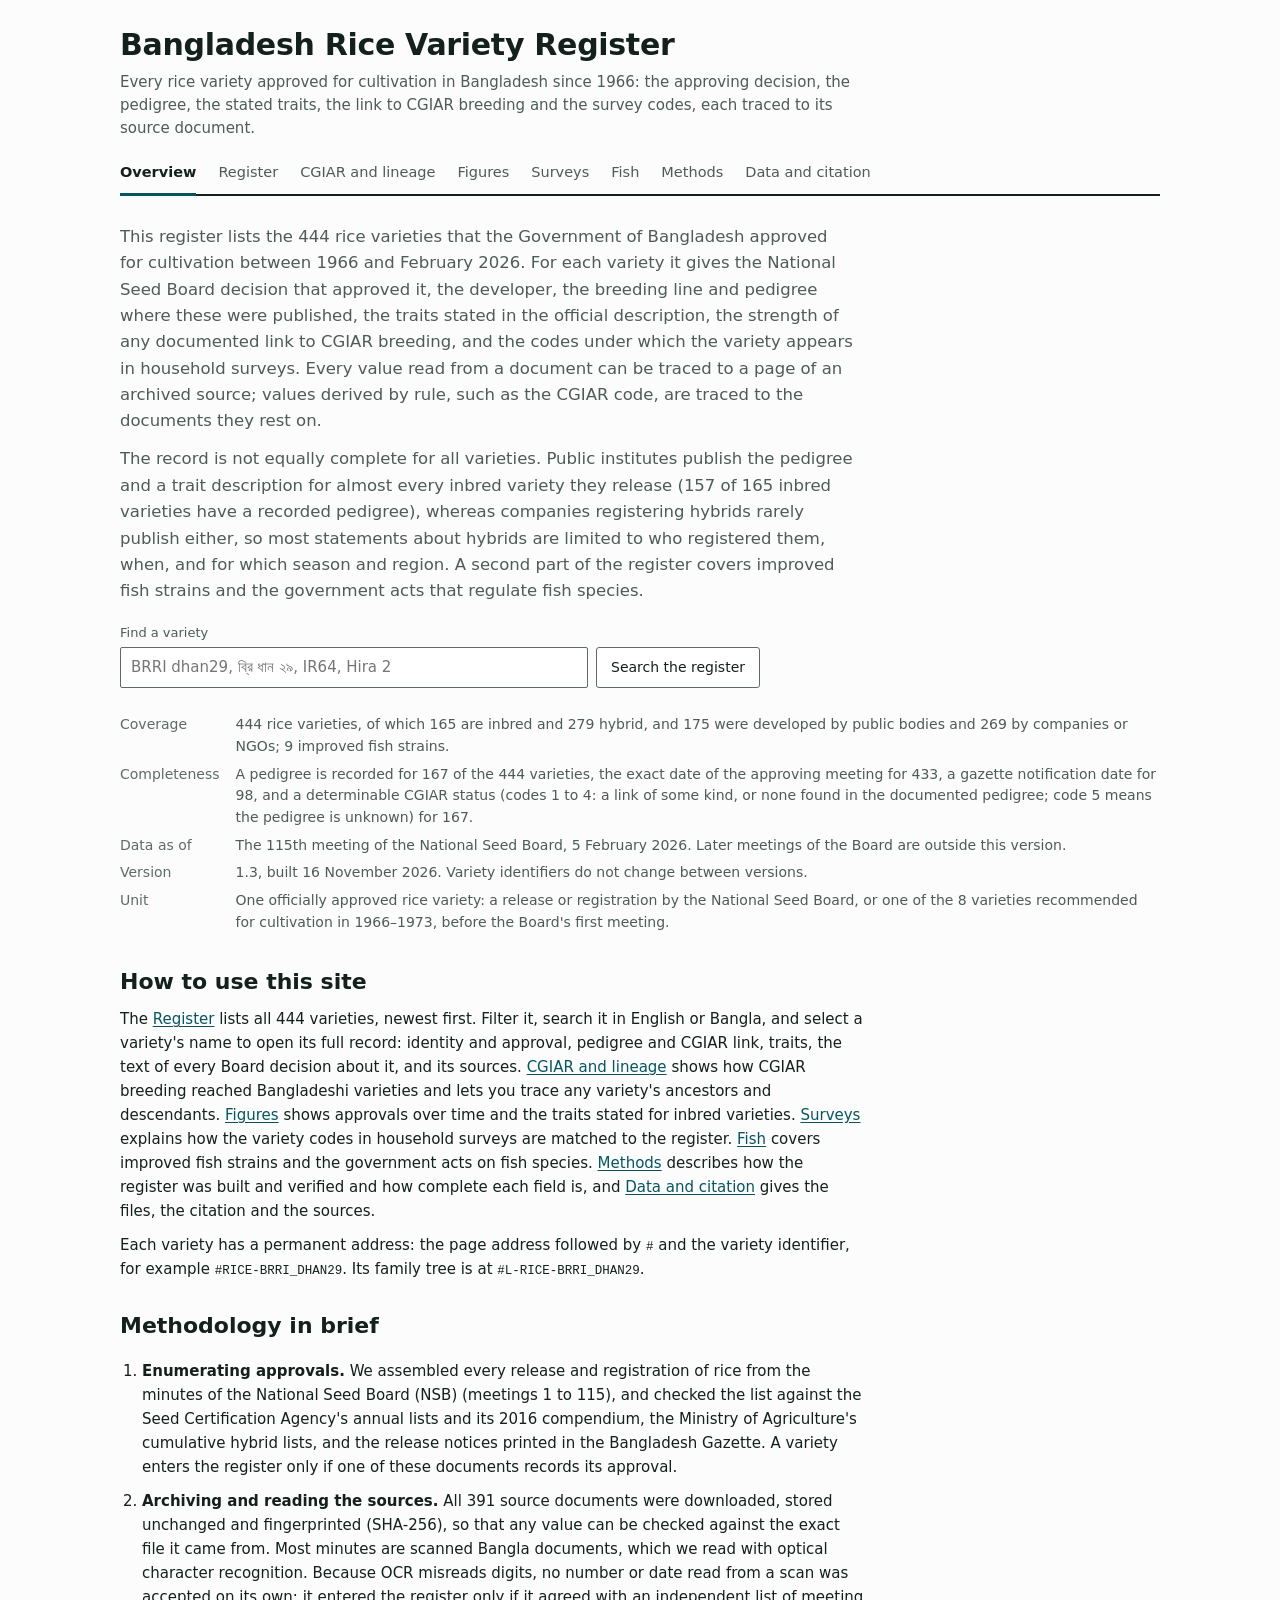
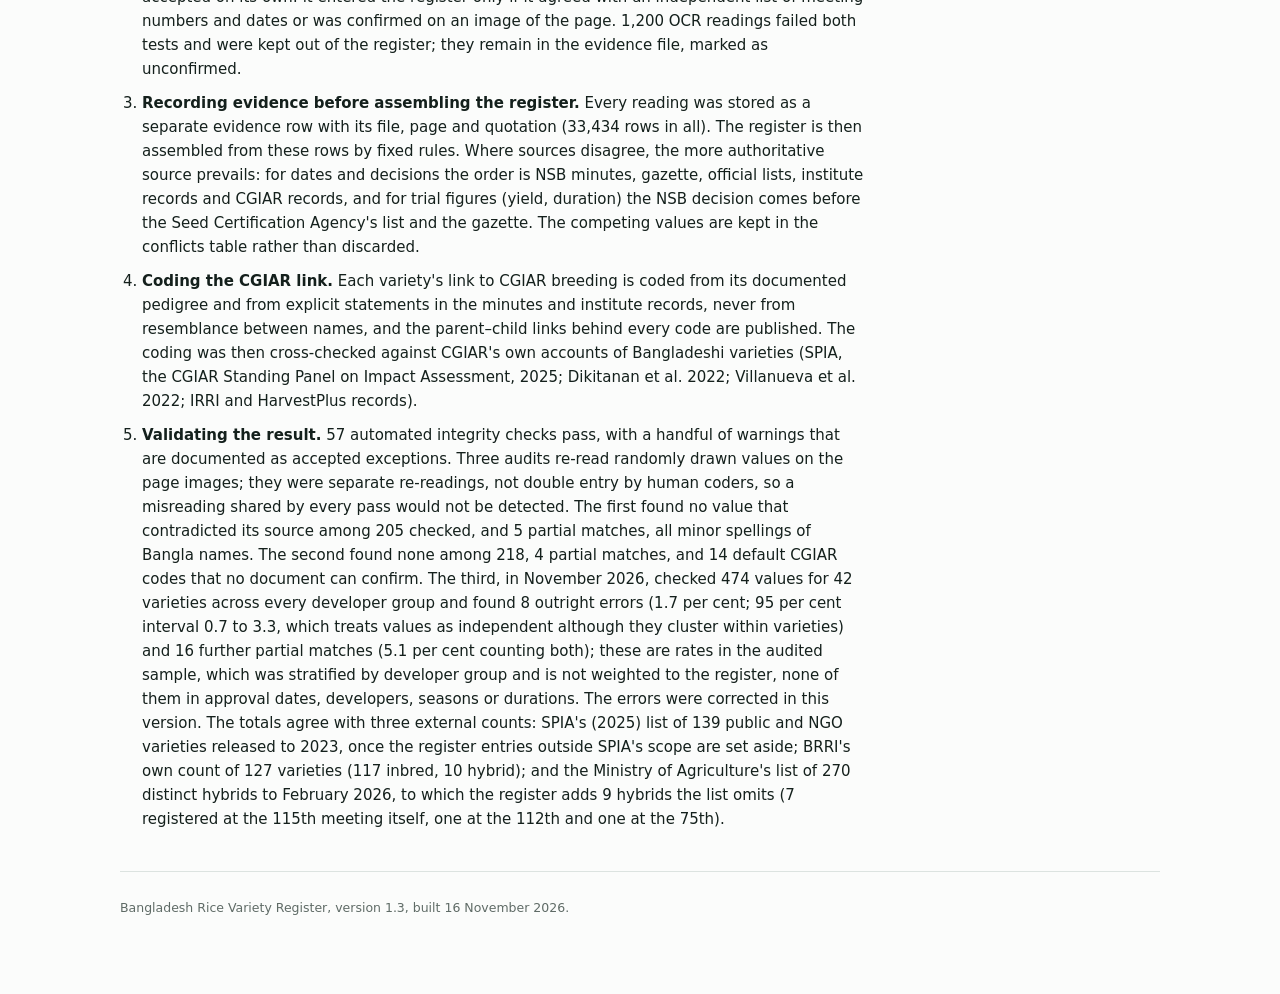
<file: index.html>
<!doctype html>
<html lang="en">
<head>
<meta charset="utf-8">
<meta name="viewport" content="width=device-width, initial-scale=1, viewport-fit=cover">
<title>Bangladesh Rice Variety Register</title>
<meta name="description" content="Every rice variety approved for cultivation in Bangladesh since 1966, with the National Seed Board decision, pedigree, stated traits, link to CGIAR breeding and survey codes, each traced to its source document.">
<link rel="stylesheet" href="assets/style.css">
</head>
<body>
<a class="skip" href="#main">Skip to content</a>
<div class="wrap">
<header class="mast">
  <h1 data-text="title" data-inline></h1>
  <p class="tagline" data-text="tagline" data-inline></p>
</header>
<nav class="views" aria-label="Views">
  <a href="#overview" data-view="overview">Overview</a>
  <a href="#register" data-view="register">Register</a>
  <a href="#cgiar" data-view="cgiar">CGIAR and lineage</a>
  <a href="#figures" data-view="figures">Figures</a>
  <a href="#surveys" data-view="surveys">Surveys</a>
  <a href="#fish" data-view="fish">Fish</a>
  <a href="#methods" data-view="methods">Methods</a>
  <a href="#data" data-view="data">Data and citation</a>
</nav>

<main id="main" tabindex="-1">
<section id="overview" data-view="overview">
  <div class="lede" data-text="lede"></div>
  <form id="ovq" role="search" class="ovq">
    <label for="ovqi">Find a variety</label>
    <div class="ovqrow"><input id="ovqi" type="search" placeholder="BRRI dhan29, ব্রি ধান ২৯, IR64, Hira 2"><button type="submit">Search the register</button></div>
  </form>
  <dl class="dsmeta">
    <dt>Coverage</dt><dd data-text="meta-coverage" data-inline></dd>
    <dt>Completeness</dt><dd data-text="meta-completeness" data-inline></dd>
    <dt>Data as of</dt><dd data-text="meta-asof" data-inline></dd>
    <dt>Version</dt><dd data-text="meta-version" data-inline></dd>
    <dt>Unit</dt><dd data-text="meta-unit" data-inline></dd>
  </dl>
  <h2 data-text="guide-title" data-inline></h2>
  <div class="prose" data-text="guide"></div>
  <h2 data-text="brief-title" data-inline></h2>
  <div class="prose" data-text="brief"></div>
</section>

<section id="register" data-view="register">
  <h2 data-text="register-title" data-inline></h2>
  <div class="sub" data-text="register-sub"></div>
  <details class="filters" open>
    <summary>Filters</summary>
    <div class="controls">
      <label for="q">Search name, line or pedigree<input id="q" type="search" placeholder="e.g. dhan29, IR64, Hira, ব্রি ধান"></label>
      <label for="fs">Sector<select id="fs"><option value="">All</option><option value="public">Public</option><option value="private">Private (companies, NGOs)</option></select></label>
      <label for="fg">Developer<select id="fg"></select></label>
      <label for="ft">Type<select id="ft"><option value="">All</option><option>inbred</option><option>hybrid</option></select></label>
      <label for="ff">Stated trait<select id="ff"><option value="">All</option></select></label>
      <label for="fc">CGIAR link<select id="fc"><option value="">All</option></select></label>
    </div>
  </details>
  <div class="regbar"><span class="count" id="cnt" aria-live="polite"></span><button id="csv" type="button">Download selection (CSV)</button></div>
  <p class="note key" id="ckey"></p>
  <div class="tw"><table id="tb" >
    <thead><tr>
      <th data-k="name" scope="col" aria-sort="none">Variety</th><th data-k="developer_group" scope="col" aria-sort="none">Developer</th>
      <th data-k="approval_date" scope="col" aria-sort="descending">Approved</th><th data-k="approval_reference" scope="col" aria-sort="none">NSB meeting</th>
      <th scope="col">Stated traits</th><th data-k="cgiar_role" scope="col" aria-sort="none">CGIAR link</th><th scope="col">Source</th>
    </tr></thead><tbody></tbody></table></div>
  <div class="pager"><button id="prev" type="button">Previous</button><span id="pg"></span><button id="next" type="button">Next</button></div>
</section>

<section id="cgiar" data-view="cgiar">
  <h2 data-text="cgiar-title" data-inline></h2>
  <div class="prose" data-text="cgiar-intro"></div>
  <figure class="block">
    <h3 data-text="fig4-title" data-inline></h3>
    <div class="sub" data-text="fig4-sub"></div>
    <div class="legend" id="lg4"></div>
    <svg id="f4" viewBox="0 0 640 300" role="img" aria-describedby="f4data" aria-label="Inbred approvals per five-year period by generations to the nearest CGIAR line"></svg>
    <figcaption data-text="fig4-caption"></figcaption>
    <details class="figdata" id="f4data"></details>
  </figure>
  <figure class="block" id="f6wrap">
    <h3 data-text="fig6-title" data-inline></h3>
    <div class="sub" data-text="fig6-sub"></div>
    <div class="legend" id="lg6"></div>
    <svg id="f6" viewBox="0 0 640 160" role="img" aria-describedby="f6data" aria-label="Share of rice plots in household surveys by CGIAR link of the variety grown"></svg>
    <figcaption data-text="fig6-caption"></figcaption>
    <details class="figdata" id="f6data"></details>
  </figure>
  <figure class="block">
    <h3 data-text="fig5-title" data-inline></h3>
    <div class="sub" data-text="fig5-sub"></div>
    <div class="legend" id="lg5"></div>
    <svg id="f5" viewBox="0 0 640 360" role="img" aria-describedby="f5data" aria-label="Breeding lines with the most descendants among approved varieties"></svg>
    <figcaption data-text="fig5-caption"></figcaption>
    <details class="figdata" id="f5data"></details>
  </figure>
  <div class="block" id="linbox">
    <h3 data-text="lin-title" data-inline></h3>
    <div class="sub" data-text="lin-sub"></div>
    <form id="linform" class="ovq" role="search">
      <label for="linq">Variety or breeding line</label>
      <div class="ovqrow"><input id="linq" list="linlist" type="search" placeholder="BRRI dhan29, BR11, IR8, IR20"><button type="submit">Show family tree</button></div>
      <datalist id="linlist"></datalist>
    </form>
    <p id="lininfo" class="lininfo" aria-live="polite"></p>
    <div class="legend"><span><i class="sw" style="background:var(--d0)"></i>CGIAR line</span><span><i class="sw sel"></i>Selected</span>
      <span><i class="sw empty"></i>Approved variety</span><span><i class="sw dashed"></i>Breeding line, landrace or foreign variety, not approved here</span><span><i class="sw dotted"></i><em>Group name or unnamed parent (cannot be identified)</em></span>
      <span><i class="ln thick"></i>Link from a CGIAR line</span><span><i class="ln dash"></i>Mutant, somaclone or selection</span><span><i class="ln dot"></i>Inferred from a sister line or line name</span></div>
    <div class="tw lintw"><svg id="lin" viewBox="0 0 900 400" role="img" aria-label="Family tree of the selected variety: ancestors to the left, approved descendants to the right"></svg></div>
    <figcaption data-text="lin-caption"></figcaption>
  </div>
</section>

<section id="figures" data-view="figures">
  <figure>
    <h2 data-text="fig1-title" data-inline></h2>
    <div class="sub" data-text="fig1-sub"></div>
    <div class="legend">
      <span><i class="sw" style="background:var(--s-pub)"></i>Public inbred</span>
      <span><i class="sw hp"></i>Public hybrid</span>
      <span><i class="sw" style="background:var(--s-pvt)"></i>Private inbred</span>
      <span><i class="sw hv"></i>Private hybrid</span>
    </div>
    <svg id="f1" viewBox="0 0 640 360" role="img" aria-describedby="f1data" aria-label="Rice variety approvals per year, public developers above and seed companies below"></svg>
    <figcaption data-text="fig1-caption"></figcaption>
    <details class="figdata" id="f1data"></details>
  </figure>
  <figure class="block">
    <h2 data-text="fig2-title" data-inline></h2>
    <div class="sub" data-text="fig2-sub"></div>
    <svg id="f2" viewBox="0 0 640 280" role="img" aria-describedby="f2data" aria-label="Cumulative number of approved varieties by sector and seed type"></svg>
    <figcaption data-text="fig2-caption"></figcaption>
    <details class="figdata" id="f2data"></details>
  </figure>
  <figure class="block">
    <h2 data-text="fig3-title" data-inline></h2>
    <div class="sub" data-text="fig3-sub"></div>
    <svg id="f3" viewBox="0 0 1040 360" role="img" aria-describedby="f3data" aria-label="Share of inbred varieties stating each trait, by decade of approval"></svg>
    <figcaption data-text="fig3-caption"></figcaption>
    <details class="figdata" id="f3data"></details>
  </figure>
</section>

<section id="surveys" data-view="surveys">
  <h2 data-text="surveys-title" data-inline></h2>
  <div class="prose" data-text="surveys-intro"></div>
  <div class="block">
    <h3>Codes in each list</h3>
    <div class="tw"><table id="cwtb" style="min-width:760px"><thead><tr>
      <th scope="col">Code list</th><th scope="col" class="r">Codes</th><th scope="col" class="r">One register variety</th><th scope="col" class="r">Brand family</th><th scope="col" class="r">Not an approved variety</th><th scope="col" class="r">Residual category</th><th scope="col" class="r">Unmatched</th>
    </tr></thead><tbody></tbody></table></div>
    <p class="note" data-text="surveys-note"></p>
  </div>
  <div class="block" id="pcwrap" hidden>
    <h3 data-text="plots-title" data-inline></h3>
    <div class="sub" data-text="plots-sub"></div>
    <div class="tw"><table id="pctb" style="min-width:760px"><thead></thead><tbody></tbody></table></div>
  </div>
</section>

<section id="fish" data-view="fish">
  <h2 data-text="fish-title" data-inline></h2>
  <div class="prose" data-text="fish-intro"></div>
  <div class="block">
    <h3>Improved strains</h3>
    <div class="sub" data-text="fish-strains-sub"></div>
    <div class="tw"><table id="fishtb" style="min-width:820px"><thead><tr>
      <th scope="col">Strain</th><th scope="col">Species</th><th scope="col">Release basis</th><th scope="col">Government act</th><th scope="col">Released</th><th scope="col">CGIAR link</th>
    </tr></thead><tbody></tbody></table></div>
  </div>
  <div class="block">
    <h3>Germplasm transfers and planned releases</h3>
    <div class="sub" data-text="fish-events-sub"></div>
    <div class="tw"><table id="fishev" style="min-width:640px"><thead><tr>
      <th scope="col">Event</th><th scope="col">Type</th><th scope="col">Date</th><th scope="col">Developer</th><th scope="col">Note</th>
    </tr></thead><tbody></tbody></table></div>
  </div>
  <div class="block">
    <h3>Government acts on fish species and strains</h3>
    <div class="sub" data-text="fish-acts-sub"></div>
    <div class="tw"><table id="fishg" style="min-width:640px"><thead><tr>
      <th scope="col">Type of act</th><th scope="col" class="r">Acts</th><th scope="col">Body</th><th scope="col">Period</th>
    </tr></thead><tbody></tbody></table></div>
  </div>
  <div class="block">
    <h3>Key acts</h3>
    <div class="tw"><table id="fishk" style="min-width:820px"><thead><tr>
      <th scope="col">Date</th><th scope="col">Species or strain</th><th scope="col">Act</th><th scope="col">Body</th><th scope="col">Reference</th>
    </tr></thead><tbody></tbody></table></div>
  </div>
</section>

<section id="methods" data-view="methods">
  <h2 data-text="methods-title" data-inline></h2>
  <div class="prose" data-text="methods"></div>
  <div class="block">
    <h3 data-text="verify-title" data-inline></h3>
    <div class="grid2">
      <div class="tw" style="border-bottom:0"><table id="qa1"><thead><tr><th scope="col">OCR word confidence (Tesseract, 0–100)</th><th scope="col" class="r">Pages</th><th scope="col" class="r">Values read</th></tr></thead><tbody></tbody></table></div>
      <div class="tw" style="border-bottom:0"><table id="qa2"><thead><tr><th scope="col">How values were checked</th><th scope="col" class="r">Evidence rows</th></tr></thead><tbody></tbody></table></div>
    </div>
    <p class="note" id="qanote"></p>
  </div>
  <div class="block">
    <h3 data-text="compl-title" data-inline></h3>
    <div class="sub" data-text="compl-sub"></div>
    <div class="grid2">
      <div class="tw" style="border-bottom:0"><table id="compl"><thead><tr><th scope="col">Field</th><th scope="col" class="r">Inbred</th><th scope="col" class="r">Hybrid</th></tr></thead><tbody></tbody></table></div>
      <div class="tw" style="border-bottom:0"><table id="confl"><thead><tr><th scope="col">Field on which sources disagree</th><th scope="col" class="r">Varieties</th><th scope="col">Most common kind of disagreement</th></tr></thead><tbody></tbody></table></div>
    </div>
  </div>
</section>

<section id="data" data-view="data">
  <h2 data-text="data-title" data-inline></h2>
  <div class="block">
    <h3>Suggested citation</h3>
    <div class="citation" data-text="citation"></div>
    <div class="prose" data-text="cite-variety"></div>
  </div>
  <div class="block">
    <h3>Data availability</h3>
    <div class="prose" data-text="availability"></div>
  </div>
  <div class="block">
    <h3>Licence, personal data and acknowledgements</h3>
    <div class="prose" data-text="about"></div>
  </div>
  <div class="block">
    <h3>Files</h3>
    <div class="tw"><table id="filetb" style="min-width:760px"><thead><tr>
      <th scope="col">File</th><th scope="col">Contents</th><th scope="col">Unit of observation</th><th scope="col" class="r">Rows</th><th scope="col" class="r">Columns</th><th scope="col" class="r">MB</th>
    </tr></thead><tbody></tbody></table></div>
  </div>
  <div class="block">
    <h3 data-text="references-title" data-inline></h3>
    <div class="sub" data-text="references-sub"></div>
    <div id="reflist"></div>
  </div>
</section>


</main>

<footer data-text="footer"></footer>
</div>
<div id="tip" hidden></div>
<script src="assets/app.js"></script>
</body>
</html>
</file>
<file: assets/style.css>
/* Layout: a research data report. One reading column (max 1080px): dataset header, two figures, the register,
   fish, methods, references, citation. Hairlines, no cards, one accent; colour belongs to data marks. */
:root{
  --bg:#FBFCFB; --surface:#FFFFFF; --ink:#14201C; --ink-2:#4E5B56; --ink-3:#5F6B66;
  --rule:#DCE3E0; --rule-2:#EDF1EF; --accent:#07555F; --accent-ink:#07555F; --warn:#9A5B13;
  --s-pub:#008C84; --s-pvt:#C2701F;
  --c1:#054047; --c2:#2C7F80; --c3:#86BDBA; --c4:#C6CCC9; --c5:#EEF1EF; --hatch:#B9C2BE;
  --d0:#073B42; --d1:#1F6F70; --d2:#4C9C98; --d3:#86BBB7; --na:#8C6A9E;
  --hover:rgba(7,85,95,.07);
  --f-sans: system-ui,-apple-system,"Segoe UI",Roboto,"Helvetica Neue",Arial,"Noto Sans Bengali",sans-serif;
  --f-num: ui-monospace,"SFMono-Regular","Cascadia Mono",Consolas,monospace;
}
@media (prefers-color-scheme: dark){:root:not([data-theme="light"]){
  --bg:#121816; --surface:#171E1C; --ink:#E6ECE9; --ink-2:#AAB6B1; --ink-3:#8A9691;
  --rule:#2B3532; --rule-2:#1F2725; --accent:#5BB8B3; --accent-ink:#7FCBC6; --warn:#E0A55A;
  --s-pub:#1E9A95; --s-pvt:#D27E28;
  --c1:#A6E0DB; --c2:#4FA9A4; --c3:#2B6765; --c4:#4A514E; --c5:#232B29; --hatch:#3E4845;
  --d0:#B8E6E2; --d1:#6DBDB8; --d2:#3E8C88; --d3:#34706C; --na:#B596C4;
  --hover:rgba(91,184,179,.09); color-scheme:dark }}
:root[data-theme="dark"]{
  --bg:#121816; --surface:#171E1C; --ink:#E6ECE9; --ink-2:#AAB6B1; --ink-3:#8A9691;
  --rule:#2B3532; --rule-2:#1F2725; --accent:#5BB8B3; --accent-ink:#7FCBC6; --warn:#E0A55A;
  --s-pub:#1E9A95; --s-pvt:#D27E28;
  --c1:#A6E0DB; --c2:#4FA9A4; --c3:#2B6765; --c4:#4A514E; --c5:#232B29; --hatch:#3E4845;
  --d0:#B8E6E2; --d1:#6DBDB8; --d2:#3E8C88; --d3:#34706C; --na:#B596C4;
  --hover:rgba(91,184,179,.09); color-scheme:dark }
*{box-sizing:border-box}
body{background:var(--bg);color:var(--ink);font:15px/1.55 var(--f-sans);margin:0}
.wrap{max-width:1080px;margin:0 auto;padding-inline:20px;padding-block:28px 64px}
header{border-bottom:2px solid var(--ink);padding-bottom:16px;margin-bottom:26px}
h1{font-size:30px;line-height:1.15;margin:0 0 8px;font-weight:700;letter-spacing:-.01em;text-wrap:balance}
.lede{max-width:72ch;color:var(--ink-2);margin:0 0 12px;font-size:16px}
.dsmeta{display:grid;grid-template-columns:max-content 1fr;gap:2px 16px;font-size:13px;color:var(--ink-2);margin:0}
.dsmeta dt{color:var(--ink-3)} .dsmeta dd{margin:0}
nav.toc{font-size:13px;margin-top:12px;display:flex;flex-wrap:wrap;gap:4px 16px}
h2{font-size:20px;margin:0 0 4px;font-weight:700;text-wrap:balance}
h3{font-size:15px;margin:20px 0 4px;font-weight:650}
.sub{font-size:13.5px;color:var(--ink-2);margin:0 0 14px;max-width:82ch}
section{margin-bottom:46px;scroll-margin-top:12px}
.grid2{display:grid;grid-template-columns:1fr;gap:36px}
figure{margin:0;min-width:0}
figcaption{font-size:12.5px;color:var(--ink-3);margin-top:8px;max-width:90ch}
.legend{display:flex;flex-wrap:wrap;gap:6px 18px;font-size:13px;color:var(--ink-2);margin:0 0 8px}
.legend span{display:inline-flex;align-items:center;gap:6px}
.sw{width:11px;height:11px;border-radius:2px;display:inline-block;flex:none}
.sw.hp{background:repeating-linear-gradient(45deg,var(--s-pub) 0 2px,var(--bg) 2px 4px);outline:1px solid var(--s-pub);outline-offset:-1px}
.sw.hv{background:repeating-linear-gradient(45deg,var(--s-pvt) 0 2px,var(--bg) 2px 4px);outline:1px solid var(--s-pvt);outline-offset:-1px}
.sw.hatch{background:repeating-linear-gradient(45deg,var(--hatch) 0 2px,var(--c5) 2px 5px);outline:1px solid var(--rule)}
svg{display:block;width:100%;height:auto;overflow:visible}
svg text{fill:var(--ink-3);font-size:11px;font-family:var(--f-sans)}
svg .ax{stroke:var(--ink-3);stroke-width:1}
svg .gl{stroke:var(--rule);stroke-dasharray:2 3;stroke-width:1}
svg .ann{fill:var(--ink-2);font-size:11.5px}
svg .annl{stroke:var(--ink-3);stroke-width:1}
svg .lab{fill:var(--ink);font-size:11.5px;font-variant-numeric:tabular-nums}
.note{font-size:12.5px;color:var(--ink-3);margin-top:8px;max-width:90ch}
#tip{position:fixed;pointer-events:none;background:var(--surface);color:var(--ink);border:1px solid var(--rule);
  padding:8px 10px;font-size:12.5px;line-height:1.45;border-radius:3px;box-shadow:0 2px 8px rgba(0,0,0,.08);z-index:20;max-width:300px}
#tip b{font-weight:650}
#tip .r{display:flex;justify-content:space-between;gap:14px;font-variant-numeric:tabular-nums}
#tip .k{display:inline-flex;align-items:center;gap:6px;color:var(--ink-2)}
.controls{display:flex;flex-wrap:wrap;gap:10px 14px;align-items:end;margin:0 0 10px}
.controls label{display:flex;flex-direction:column;gap:3px;font-size:12px;color:var(--ink-2)}
.controls input,.controls select{font:inherit;font-size:14px;color:var(--ink);background:var(--surface);border:1px solid var(--rule);
  border-radius:3px;padding:6px 8px;min-width:0;max-width:100%}
.controls input{width:250px}
.controls input:focus,.controls select:focus,button:focus-visible,a:focus-visible{outline:2px solid var(--accent);outline-offset:1px}
.count{font-size:13px;color:var(--ink-2);margin-left:auto;font-variant-numeric:tabular-nums}
.tw{overflow-x:auto;border-top:1px solid var(--ink);border-bottom:1px solid var(--rule)}
table{border-collapse:collapse;width:100%;font-size:13.5px}
#tb{min-width:900px}
th{text-align:left;font-weight:650;font-size:12.5px;color:var(--ink-2);padding:8px 10px;border-bottom:1px solid var(--rule);white-space:nowrap}
#tb th{cursor:pointer;user-select:none}
th[aria-sort="ascending"]::after{content:" ↑";color:var(--accent-ink)}
th[aria-sort="descending"]::after{content:" ↓";color:var(--accent-ink)}
td{padding:7px 10px;border-bottom:1px solid var(--rule-2);vertical-align:top}
th.r,td.r{text-align:right}
tbody tr.row{cursor:pointer}
tbody tr.row:hover{background:var(--hover)}
td.num,.mono{font-family:var(--f-num);font-size:12.5px;font-variant-numeric:tabular-nums}
.bn{color:var(--ink-2);font-size:12.5px}
.st{font-size:11.5px;color:var(--warn)}
.code{display:inline-block;width:18px;height:18px;line-height:18px;text-align:center;border-radius:2px;font-size:11.5px;font-weight:650;font-family:var(--f-num)}
.cc1{background:var(--c1);color:var(--bg)} .cc2{background:var(--c2);color:#fff} .cc3{background:var(--c3);color:var(--ink)}
.cc4{background:var(--c4);color:var(--ink)} .cc5{background:repeating-linear-gradient(45deg,var(--hatch) 0 2px,var(--c5) 2px 5px);color:var(--ink)}
tr.det td{background:var(--rule-2);padding:12px 14px 14px}
.dl{display:grid;grid-template-columns:180px 1fr;gap:4px 14px;font-size:13px;max-width:100%}
.dl dt{color:var(--ink-3)} .dl dd{margin:0;min-width:0;overflow-wrap:anywhere}
a{color:var(--accent-ink);text-underline-offset:2px}
.pager{display:flex;gap:8px;align-items:center;margin-top:10px;font-size:13px;color:var(--ink-2)}
button{font:inherit;font-size:13px;background:var(--surface);color:var(--ink);border:1px solid var(--rule);border-radius:3px;padding:5px 10px;cursor:pointer}
button:disabled{opacity:.4;cursor:default}
.prose{max-width:78ch;font-size:14.5px}
.prose p{margin:0 0 10px}
.prose ul{margin:0 0 10px;padding-left:20px}
.prose li{margin-bottom:4px}
ol.refs{padding-left:22px;font-size:13.5px;max-width:92ch}
ol.refs li{margin-bottom:8px;overflow-wrap:anywhere}
.refgroup{font-size:12.5px;color:var(--ink-3);margin:16px 0 6px;font-weight:650}
details summary{cursor:pointer;font-size:13px}
p.citation{max-width:92ch;padding-left:2em;text-indent:-2em;font-size:14px;margin:0 0 6px}
pre.cite{white-space:pre-wrap;font-family:var(--f-num);font-size:12.5px;background:var(--surface);border:1px solid var(--rule);border-radius:3px;padding:10px 12px;max-width:92ch;margin:0 0 10px}
footer{border-top:1px solid var(--rule);padding-top:14px;font-size:12.5px;color:var(--ink-3)}
@media (min-width:900px){.grid2{grid-template-columns:1.55fr 1fr}}
@media (max-width:600px){h1{font-size:24px}.dl,.dsmeta{grid-template-columns:1fr}.controls input{width:100%}}
@media (prefers-reduced-motion:reduce){*{transition:none!important}}

/* additions for the site version */
.lede p{margin:0}
.prose p:last-child,.sub p:last-child,.citation p:last-child{margin-bottom:0}
.sub p{margin:0 0 4px}
figcaption p{margin:0}
.citation{max-width:92ch;padding-left:2em;text-indent:-2em;font-size:14px;margin:0 0 6px}
.citation p{margin:0}
.tags{display:flex;flex-wrap:wrap;gap:3px 4px}
.tag{font-size:11.5px;line-height:1.5;padding:0 5px;border:1px solid var(--rule);border-radius:2px;color:var(--ink-2);white-space:nowrap;background:var(--surface)}
.featgrid{display:grid;grid-template-columns:180px 1fr;gap:4px 14px;font-size:13px;margin:0 0 10px}
.featgrid dt{color:var(--ink-3)} .featgrid dd{margin:0;min-width:0;overflow-wrap:anywhere}
code{font-family:var(--f-num);font-size:12.5px}
@media (max-width:600px){.featgrid{grid-template-columns:1fr}}

#tb td:first-child{min-width:150px}


td.num{white-space:nowrap}
svg .lab.inv{fill:#fff}
.cc5{outline:1px dashed var(--ink-3);outline-offset:-1px}
.controls{display:grid;grid-template-columns:repeat(auto-fill,minmax(150px,1fr));gap:10px 14px;align-items:end}
.controls label:first-child{grid-column:span 2}
.controls input{width:100%}
.controls .count{align-self:center}
#csv{font:inherit;font-size:13px;padding:6px 10px;border:1px solid var(--rule);background:var(--surface);color:var(--ink);border-radius:2px;cursor:pointer}
#tb td:first-child,#tb th:first-child{position:sticky;left:0;background:var(--bg);z-index:1}
@media (max-width:600px){
  #tb{min-width:0}
  #tb th:nth-child(4),#tb td:nth-child(4),#tb th:nth-child(5),#tb td:nth-child(5),#tb th:nth-child(7),#tb td:nth-child(7){display:none}
  #tb tr.det td{display:table-cell}
  .controls label:first-child{grid-column:1/-1}
}
#tb tr.det td{position:static}
.lede p+p{margin-top:.7em}

/* Views: one view on screen at a time, chosen from a bar that stays at the top */
header.mast{border-bottom:0;padding-bottom:0;margin-bottom:10px}
.tagline{margin:0;color:var(--ink-2);font-size:15px;max-width:80ch}
nav.views{position:sticky;top:0;z-index:5;background:var(--bg);display:flex;flex-wrap:wrap;gap:0 22px;border-bottom:2px solid var(--ink);margin:0 0 28px}
nav.views a{display:inline-block;padding:11px 0 9px;font-size:14.5px;color:var(--ink-2);text-decoration:none;border-bottom:3px solid transparent;margin-bottom:-2px}
nav.views a:hover{color:var(--ink)}
nav.views a.active{color:var(--ink);font-weight:650;border-bottom-color:var(--accent)}
main > section[data-view]{display:none;margin-bottom:40px}
main > section[data-view].active{display:block}
main h2{font-size:22px;margin:28px 0 8px}
main h2:first-child, .lede + .dsmeta + h2{margin-top:0}
#overview .lede{font-size:16.5px;line-height:1.6;max-width:70ch;margin-bottom:18px}
#overview .dsmeta{font-size:14px;margin-bottom:32px;row-gap:6px}
.block{margin-top:34px}
.block h3{margin-top:0;font-size:16.5px}
.prose{font-size:15px;line-height:1.6}
.prose ol{padding-left:22px} .prose ol li{margin-bottom:10px}
.dl{font-size:13.5px;row-gap:6px}
.dl dt{color:var(--ink-3)}
tr.det td{padding:16px 18px 18px}
tr.det h3{font-size:14px;letter-spacing:.02em;text-transform:uppercase;color:var(--ink-3);margin:18px 0 8px}
tr.det h3:first-child{margin-top:0}
@media (max-width:600px){nav.views{gap:0 14px} nav.views a{font-size:13.5px;padding:9px 0 7px}}
[hidden]{display:none!important}

/* ---- v1.2: accessibility, record view, lineage ---- */
.skip{position:absolute;left:-9999px;top:0}
.skip:focus{left:16px;top:8px;background:var(--surface);color:var(--ink);padding:6px 10px;z-index:30;border:1px solid var(--ink-3)}
main:focus{outline:none}
.controls input,.controls select,button,#csv{border-color:var(--ink-3)}
@media (prefers-color-scheme: dark){:root:not([data-theme="light"]) .cc2{color:var(--bg)}}
:root[data-theme="dark"] .cc2{color:var(--bg)}
[lang="bn"]{font-family:"Noto Sans Bengali","Nirmala UI",Vrinda,var(--f-sans);line-height:1.6}
.bn[lang="bn"],.bn [lang="bn"]{font-size:13.5px}
.sw.empty{background:var(--bg);outline:1px solid var(--ink-3);outline-offset:-1px}
.sw.dashed{background:var(--surface);outline:1px dashed var(--ink-3);outline-offset:-1px}
.sw.dotted{background:var(--surface);outline:1px dotted var(--ink-3);outline-offset:-1px}
.sw.hcol{background:repeating-linear-gradient(-45deg,var(--d2) 0 2px,var(--bg) 2px 5px);outline:1px solid var(--d2);outline-offset:-1px}
.cgmark{display:inline-block;font-size:10.5px;padding:0 4px;background:var(--d0);color:var(--bg);border-radius:2px;margin-right:4px}
/* overview search */
.ovq{margin:0 0 26px;max-width:640px}
.ovq label{display:block;font-size:13px;color:var(--ink-2);margin-bottom:4px}
.ovqrow{display:flex;gap:8px;flex-wrap:wrap}
.ovqrow input{flex:1 1 260px;min-width:0;font:inherit;font-size:15px;padding:8px 10px;border:1px solid var(--ink-3);border-radius:2px;background:var(--surface);color:var(--ink)}
.ovqrow button{font-size:14px;padding:8px 14px}
/* register */
details.filters>summary{display:none}
details.filters{margin:0}
.regbar{display:flex;align-items:center;gap:14px;flex-wrap:wrap;margin:4px 0 4px}
.regbar .count{margin-left:0}
#csv{white-space:nowrap}
.key{margin:2px 0 10px}
.key .code{margin:0 2px 0 6px;vertical-align:-3px}
button.vname{all:unset;cursor:pointer;color:var(--accent-ink);font-weight:600;text-decoration:underline;text-decoration-color:var(--rule);text-underline-offset:3px}
button.vname:hover{text-decoration-color:var(--accent-ink)}
button.vname:focus-visible,button.sort:focus-visible,svg a:focus-visible{outline:2px solid var(--accent);outline-offset:2px}
button.sort{all:unset;cursor:pointer;font-weight:inherit}
th[aria-sort="ascending"] button.sort::after{content:" 91"} th[aria-sort="descending"] button.sort::after{content:" 93"}
#tb tr.row{scroll-margin-top:calc(var(--navh,46px) + 10px)}
tr.isopen td{background:var(--rule-2)}
.rechead{border-bottom:1px solid var(--rule);padding-bottom:8px;margin-bottom:6px}
tr.det h3.rectitle{font-size:18px;margin:0;text-transform:none;letter-spacing:0;color:var(--ink)}
.recsub{margin:2px 0 0;color:var(--ink-2);font-size:13.5px}
tr.det h4{font-size:12.5px;letter-spacing:.04em;text-transform:uppercase;color:var(--ink-3);margin:16px 0 6px;font-weight:650}
tr.det .dl{grid-template-columns:230px 1fr}
details.sec{margin-top:14px;border-top:1px solid var(--rule);padding-top:8px}
details.sec>summary{font-size:13.5px;font-weight:600;color:var(--accent-ink);cursor:pointer}
details.dec{margin:6px 0 6px 10px}
p.mins{white-space:pre-wrap;margin:6px 0;font-size:13px}
.figdata{margin-top:10px;font-size:13px}
.figdata>summary{color:var(--accent-ink);cursor:pointer;font-size:13px}
.figdata table{font-size:12.5px}
.figdata th[scope="row"]{font-weight:500;text-align:left}
/* lineage */
.lininfo{font-size:14px;margin:4px 0 10px;max-width:90ch}
.lintw{border:1px solid var(--rule);background:var(--bg)}
#lin{min-width:600px}
svg a.lnode{cursor:pointer}
svg a.lnode:hover rect{stroke:var(--accent);stroke-width:1.5}
svg .lab.link{text-decoration:underline;text-decoration-color:var(--rule)}
svg .lab.cg{font-weight:650}
@media (min-width:1000px){#register .tw{overflow:visible} #tb thead th{position:sticky;top:var(--navh,46px);background:var(--bg);z-index:2}}
@media (max-width:600px){
  details.filters>summary{display:block;cursor:pointer;font-size:14px;font-weight:600;color:var(--accent-ink);margin-bottom:8px}
  tr.det td{display:block;width:calc(100vw - 40px);position:sticky;left:0}
  tr.det .dl{grid-template-columns:1fr} tr.det .dl dd{margin-bottom:6px}
}
.sw.resid{background:var(--c5);outline:1px solid var(--ink-3);outline-offset:-1px}
.sw.sel{background:var(--surface);outline:2.5px solid var(--warn);outline-offset:-2px}
.ln{display:inline-block;width:22px;height:0;border-top:1px solid var(--ink-3);vertical-align:middle}
.ln.thick{border-top:2px solid var(--d1)} .ln.dash{border-top-style:dashed} .ln.dot{border-top-style:dotted;border-top-width:2px}
/* v1.3: per-season attribute table inside a record */
table.mini{border-collapse:collapse;font-size:.9em;margin:.1em 0}
table.mini th,table.mini td{padding:.15em .7em .15em 0;text-align:left;border-bottom:1px solid var(--rule,#ddd);font-weight:normal}
table.mini thead th{color:var(--ink-3);text-transform:none}
table.mini tbody th{color:var(--ink-3)}
/* v1.4: accessibility and 375 px pass */
html{scroll-padding-top:calc(var(--navh,46px) + 8px)}
summary:focus-visible,.lnode:focus-visible,[tabindex]:focus-visible{outline:2px solid var(--accent);outline-offset:2px}
svg a.lnode:focus-visible rect:first-of-type{stroke:var(--accent);stroke-width:2}
nav.views a:focus-visible{outline-offset:-2px}
@media (max-width:800px){
  nav.views{flex-wrap:nowrap;overflow-x:auto;gap:0 18px;scrollbar-width:thin}
  nav.views a{white-space:nowrap;flex:none}
}
@media (max-width:600px){
  nav.views a{padding:13px 0 11px}
  button,#csv,.ovqrow button{min-height:40px}
  .controls input,.controls select{min-height:40px}
  details.filters>summary,details.sec>summary,.figdata>summary{padding:8px 0}
  button.vname{padding:6px 0;display:inline-block}
  .note,figcaption,.dsmeta dt{font-size:13px}
  .lintw{-webkit-overflow-scrolling:touch}
}
</file>
